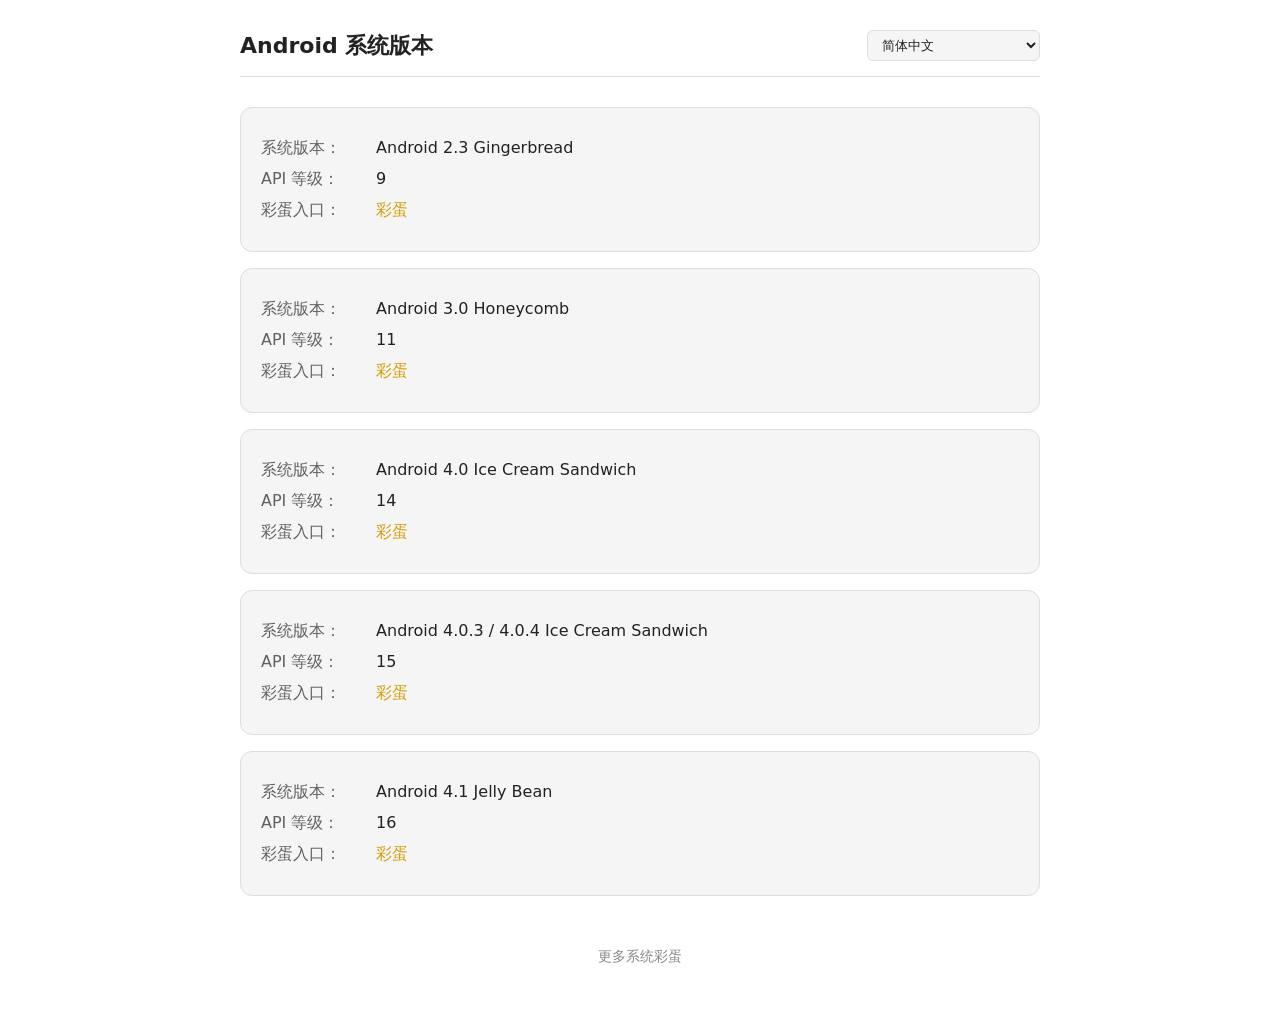
<file: egg/index.html>
<!DOCTYPE html>
<html lang="zh-CN">
<head>
<meta charset="UTF-8">
<meta name="viewport" content="width=device-width, initial-scale=1.0, maximum-scale=1.0, user-scalable=no">
<title>Android 系统版本</title>
<style>
:root {
  --bg: #ffffff;
  --text: #222222;
  --card-bg: #f5f5f5;
  --border: #dddddd;
  --link-color: #d39e00;
}
* {
  margin: 0;
  padding: 0;
  box-sizing: border-box;
  font-family: system-ui, sans-serif;
}
body {
  background-color: var(--bg);
  color: var(--text);
  min-height: 100vh;
  padding: 30px 20px;
}
.container {
  max-width: 800px;
  margin: 0 auto;
}
.top-bar {
  display:flex;
  justify-content: space-between;
  align-items: center;
  margin-bottom: 30px;
  padding-bottom: 15px;
  border-bottom: 1px solid var(--border);
}
h1 {
  font-size: 22px;
}
.lang-select {
  padding: 6px 10px;
  border-radius: 6px;
  background: var(--card-bg);
  color: var(--text);
  border: 1px solid var(--border);
}
.item-card {
  background: var(--card-bg);
  border-radius: 12px;
  padding: 20px;
  margin-bottom: 16px;
  border: 1px solid var(--border);
}
.info-row {
  margin: 10px 0;
}
.label {
  opacity: 0.7;
  min-width: 110px;
  display: inline-block;
}
.egg-icon {
  color: var(--link-color);
  text-decoration: none;
  cursor: pointer;
}
.egg-icon:hover {
  text-decoration: underline;
}
.bottom-more {
  margin-top: 50px;
  text-align: center;
  padding-bottom: 40px;
}
.bottom-more a {
  font-size: 14px;
  color: #888;
  text-decoration: none;
}
.bottom-more a:hover {
  color: var(--link-color);
}
.translate-tip {
  position: fixed;
  right: 20px;
  bottom: 15px;
  font-size: 12px;
  color: #666;
  user-select: none;
  pointer-events: none;
  display: none;
}
</style>
</head>
<body>
<div class="container">
  <div class="top-bar">
    <h1 data-i18n="title">Android 系统版本</h1>
    <select class="lang-select" id="langSelect">
      <option value="zh-CN">简体中文</option>
      <option value="zh-TW">繁體中文</option>
      <option value="de">Deutsch（德语）</option>
      <option value="es">Español（西班牙语）</option>
      <option value="fil">Filipino（菲律宾语）</option>
    </select>
  </div>

  <div class="item-card">
    <div class="info-row">
      <span class="label" data-i18n="version">系统版本：</span>
      <span>Android 2.3 Gingerbread</span>
    </div>
    <div class="info-row">
      <span class="label" data-i18n="api">API 等级：</span>
      <span>9</span>
    </div>
    <div class="info-row">
      <span class="label" data-i18n="entry">彩蛋入口：</span>
      <a class="egg-icon" href="2.3/index.html" target="_blank" data-i18n="eggText">彩蛋</a>
    </div>
  </div>

  <div class="item-card">
    <div class="info-row">
      <span class="label" data-i18n="version">系统版本：</span>
      <span>Android 3.0 Honeycomb</span>
    </div>
    <div class="info-row">
      <span class="label" data-i18n="api">API 等级：</span>
      <span>11</span>
    </div>
    <div class="info-row">
      <span class="label" data-i18n="entry">彩蛋入口：</span>
      <a class="egg-icon" href="3.0/index.html" target="_blank" data-i18n="eggText">彩蛋</a>
    </div>
  </div>

  <div class="item-card">
    <div class="info-row">
      <span class="label" data-i18n="version">系统版本：</span>
      <span>Android 4.0 Ice Cream Sandwich</span>
    </div>
    <div class="info-row">
      <span class="label" data-i18n="api">API 等级：</span>
      <span>14</span>
    </div>
    <div class="info-row">
      <span class="label" data-i18n="entry">彩蛋入口：</span>
      <a class="egg-icon" href="14/index.html" target="_blank" data-i18n="eggText">彩蛋</a>
    </div>
  </div>

  <div class="item-card">
    <div class="info-row">
      <span class="label" data-i18n="version">系统版本：</span>
      <span>Android 4.0.3 / 4.0.4 Ice Cream Sandwich</span>
    </div>
    <div class="info-row">
      <span class="label" data-i18n="api">API 等级：</span>
      <span>15</span>
    </div>
    <div class="info-row">
      <span class="label" data-i18n="entry">彩蛋入口：</span>
      <a class="egg-icon" href="15/index.html" target="_blank" data-i18n="eggText">彩蛋</a>
    </div>
  </div>

  <div class="item-card">
    <div class="info-row">
      <span class="label" data-i18n="version">系统版本：</span>
      <span>Android 4.1 Jelly Bean</span>
    </div>
    <div class="info-row">
      <span class="label" data-i18n="api">API 等级：</span>
      <span>16</span>
    </div>
    <div class="info-row">
      <span class="label" data-i18n="entry">彩蛋入口：</span>
      <a class="egg-icon" href="16/index.html" target="_blank" data-i18n="eggText">彩蛋</a>
    </div>
  </div>

  <div class="bottom-more">
    <a href="https://landroid.js.org/eggs/" target="_blank" data-i18n="moreEgg">更多系统彩蛋</a>
  </div>
</div>

<div class="translate-tip" id="translateTip"></div>
<script>
const langData = {
  "zh-CN": {
    title: "Android 系统版本",
    version: "系统版本：",
    api: "API 等级：",
    entry: "彩蛋入口：",
    eggText: "彩蛋",
    moreEgg: "更多系统彩蛋",
    showTip: false,
    tip: ""
  },
  "zh-TW": {
    title: "Android 系統版本",
    version: "系統版本：",
    api: "API 等級：",
    entry: "彩蛋入口：",
    eggText: "彩蛋",
    moreEgg: "更多系統彩蛋",
    showTip: true,
    tip: "由中國豆包AI翻譯"
  },
  "de": {
    title: "Android Systemversionen",
    version: "Systemversion:",
    api: "API-Stufe:",
    entry: "Easter-Egg-Zugang:",
    eggText: "Easter Egg",
    moreEgg: "Weitere System Easter Eggs",
    showTip: true,
    tip: "Übersetzt von chinesischer Doubao-KI"
  },
  "es": {
    title: "Versiones del sistema Android",
    version: "Versión del sistema:",
    api: "Nivel API:",
    entry: "Acceso al Easter Egg:",
    eggText: "Easter Egg",
    moreEgg: "Más Easter Eggs del sistema",
    showTip: true,
    tip: "Traducido por IA Doubao de China"
  },
  "fil": {
    title: "Mga Bersyon ng Android System",
    version: "Bersyon ng Sistema:",
    api: "Antas ng API:",
    entry: "Pagpasok sa Easter Egg:",
    eggText: "Easter Egg",
    moreEgg: "Higit pang mga Easter Egg ng sistema",
    showTip: true,
    tip: "Isinalin ng AI Doubao mula sa Tsina"
  }
};

const langSelect = document.getElementById('langSelect');
const tipDom = document.getElementById('translateTip');
let saveLang = localStorage.getItem('siteLang') || 'zh-CN';
langSelect.value = saveLang;

function setLanguage(lang) {
  const text = langData[lang];
  document.documentElement.lang = lang;

  document.querySelectorAll('[data-i18n]').forEach(el => {
    const key = el.getAttribute('data-i18n');
    el.innerText = text[key];
  });

  if(text.showTip){
    tipDom.style.display = 'block';
    tipDom.innerText = text.tip;
  }else{
    tipDom.style.display = 'none';
  }
}

setLanguage(saveLang);

langSelect.addEventListener('change', function(){
  const val = this.value;
  localStorage.setItem('siteLang', val);
  setLanguage(val);
});
</script>
</body>
</html>
</file>
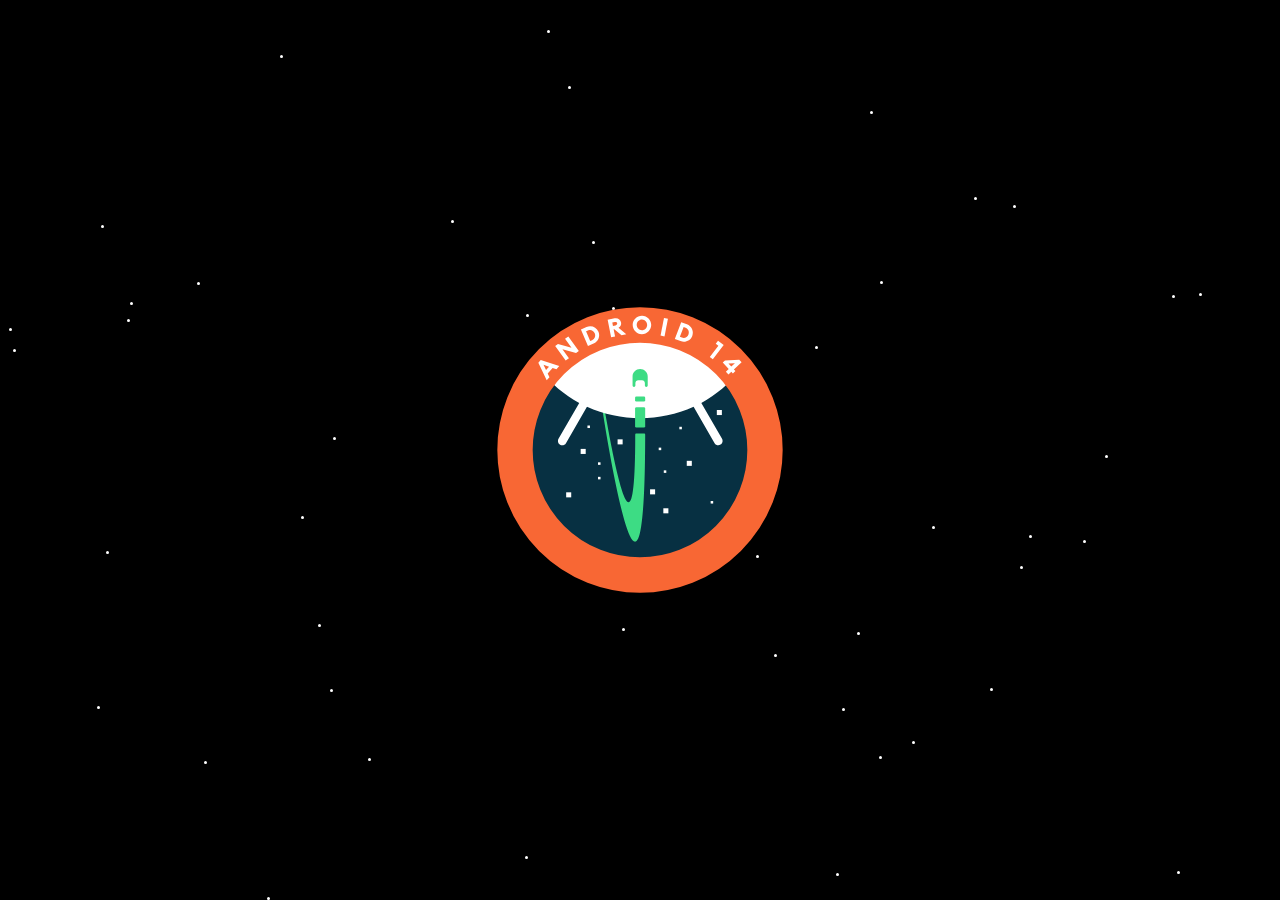
<file: egg/14/index.html>
<!DOCTYPE html>
<html lang="zh-CN">
<head>
<meta charset="UTF-8">
<meta name="viewport" content="width=device-width,initial-scale=1.0,user-scalable=no">
<title>Android 15 Easter Egg</title>
<link rel="stylesheet" href="style.css">
</head>
<body>
  <div id="stars"></div>
  <img id="egg" src="14.svg" alt="Android 15">
  <script src="script.js"></script>
</body>
</html>
</file>
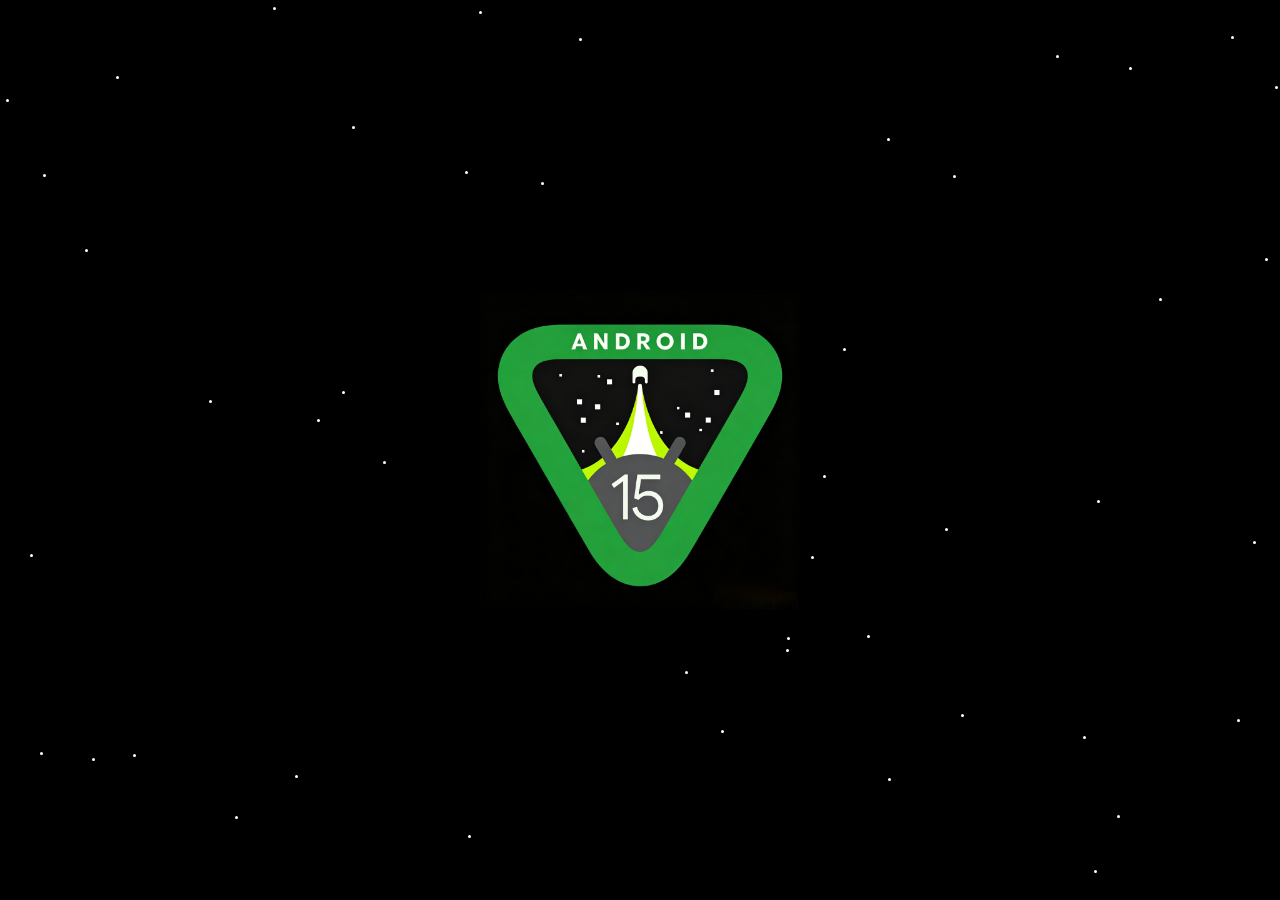
<file: egg/15/index.html>
<!DOCTYPE html>
<html lang="zh-CN">
<head>
<meta charset="UTF-8">
<meta name="viewport" content="width=device-width,initial-scale=1.0,user-scalable=no">
<title>Android 15 Easter Egg</title>
<link rel="stylesheet" href="style.css">
</head>
<body>
  <div id="stars"></div>
  <img id="egg" src="android15_platlogo.png" alt="Android 15">
  <script src="script.js"></script>
</body>
</html>
</file>
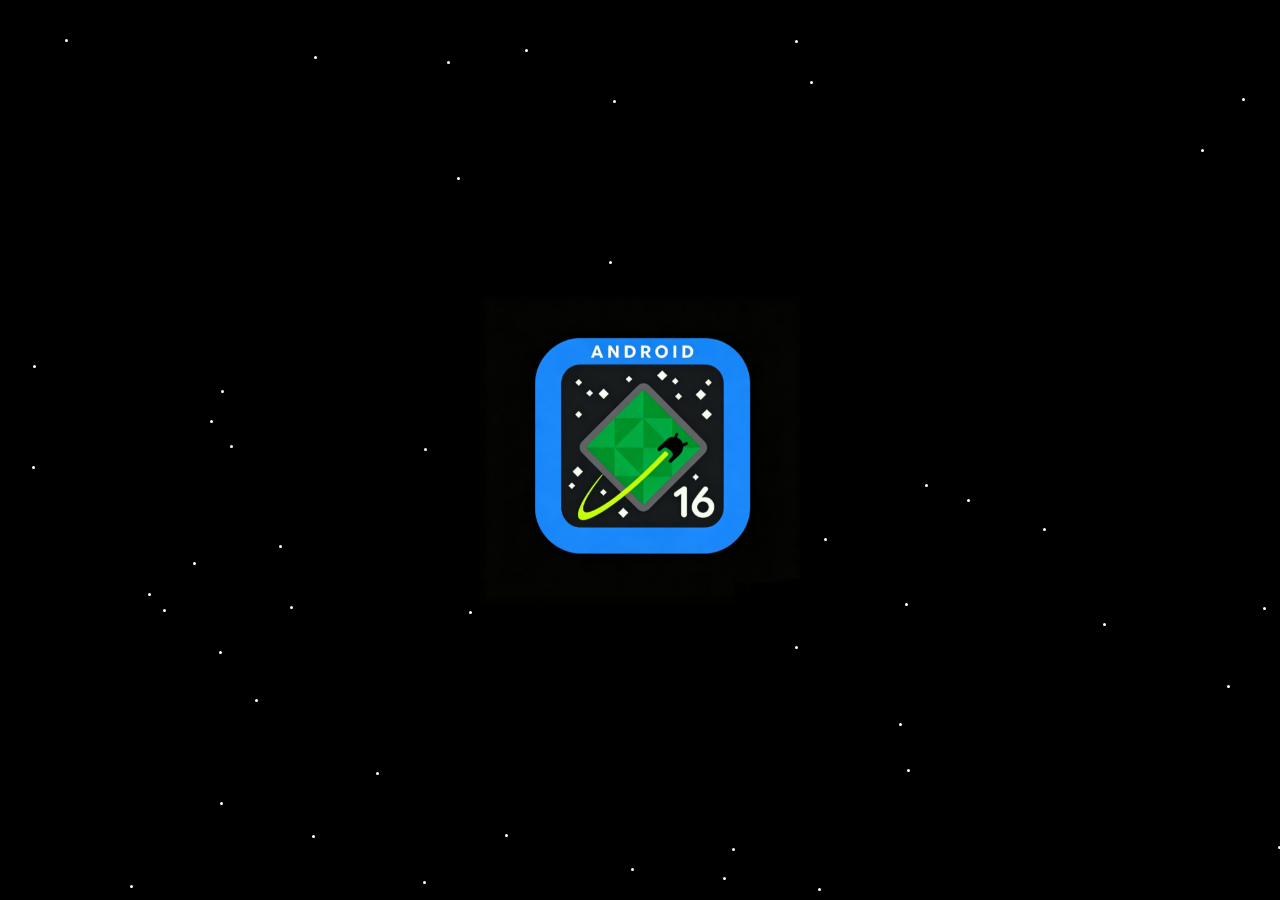
<file: egg/16/index.html>
<!DOCTYPE html>
<html lang="zh-CN">
<head>
<meta charset="UTF-8">
<meta name="viewport" content="width=device-width,initial-scale=1.0,user-scalable=no">
<title>Android 15 Easter Egg</title>
<link rel="stylesheet" href="style.css">
</head>
<body>
  <div id="stars"></div>
  <img id="egg" src="android16_platlogo.png" alt="Android 15">
  <script src="script.js"></script>
</body>
</html>
</file>
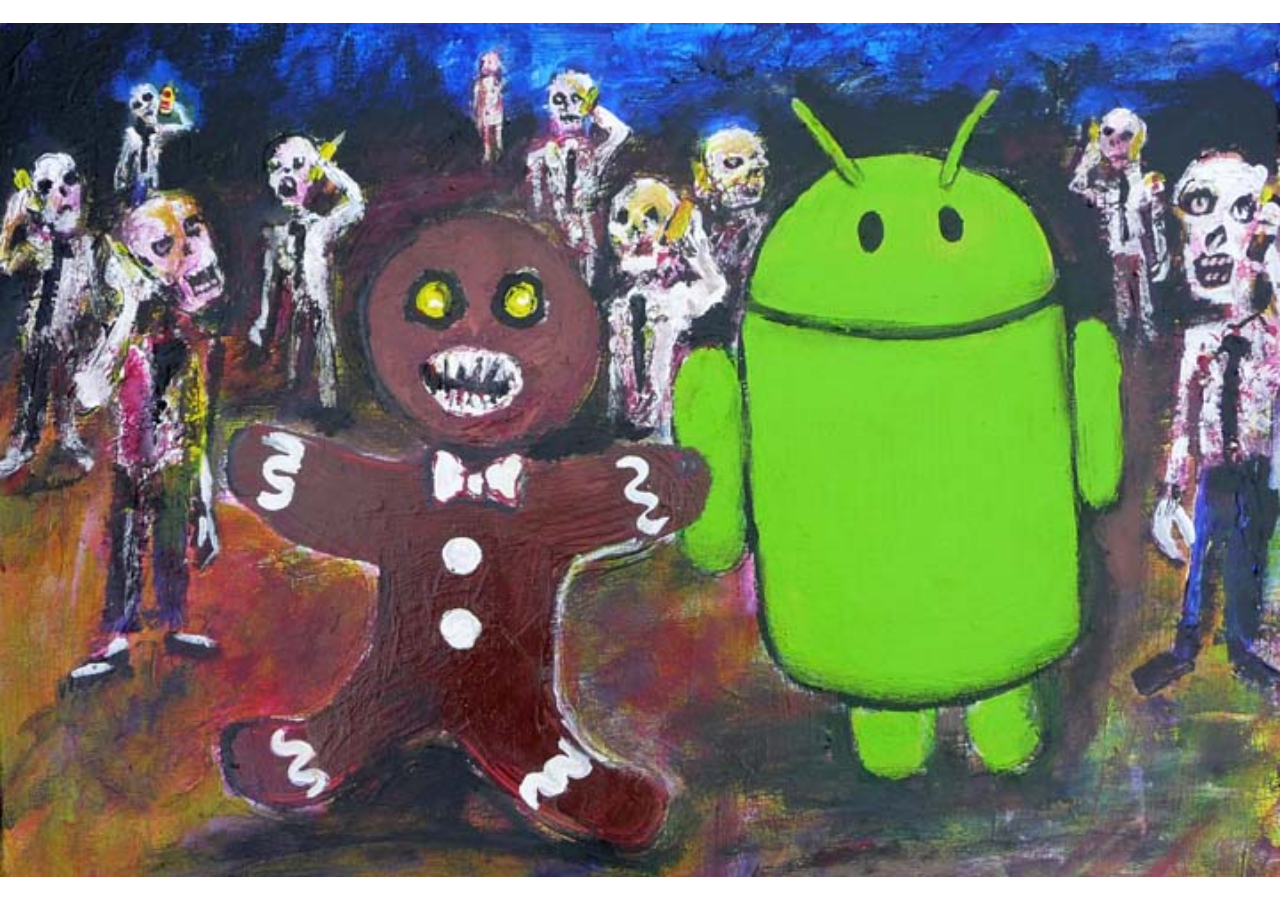
<file: egg/2.3/index.html>
<!DOCTYPE html>
<html lang="zh-CN">
<head>
<meta charset="UTF-8">
<meta name="viewport" content="width=device-width, initial-scale=1.0">
<title>2.3</title>
<style>
*{margin:0;padding:0;box-sizing:border-box}
body{
    background:#ffffff;
    min-height:100vh;
    display: flex;
    justify-content: center;
    align-items: center;
}
#showImg{
    width:100%;
    height:auto;
    cursor:pointer;
    display:block;
}

/* 安卓原生弹窗样式 */
.dialog-mask{
    position:fixed;
    top:0;
    left:0;
    width:100%;
    height:100%;
    background:rgba(0,0,0,0.4);
    display:none;
    justify-content:center;
    align-items:center;
    z-index:999;
}
.dialog-box{
    width:82%;
    max-width:320px;
    background:#fff;
    border-radius:12px;
    overflow:hidden;
    font-family:system-ui,-apple-system,sans-serif;
}
.dialog-text{
    padding:24px 24px 16px;
    font-size:16px;
    color:#212121;
}
.dialog-btn-wrap{
    display:flex;
    justify-content:flex-end;
    padding:0 12px 12px;
}
.dialog-btn{
    border:none;
    background:transparent;
    color:#0288d1;
    font-size:15px;
    padding:10px 16px;
    cursor:pointer;
    border-radius:8px;
}
.dialog-btn:active{
    background:#e8f5fd;
}
</style>
</head>
<body>
<img id="showImg" src="g_platlogo.jpg" alt="插画">

<!-- 安卓风格弹窗 -->
<div class="dialog-mask" id="mask">
    <div class="dialog-box">
        <div class="dialog-text">Zombie art by Jack Larson</div>
        <div class="dialog-btn-wrap">
            <button class="dialog-btn" id="closeBtn">确定</button>
        </div>
    </div>
</div>

<script>
const img = document.getElementById('showImg');
const mask = document.getElementById('mask');
const closeBtn = document.getElementById('closeBtn');

img.onclick = ()=>{
    mask.style.display = 'flex';
}
closeBtn.onclick = ()=>{
    mask.style.display = 'none';
}
mask.onclick = (e)=>{
    if(e.target === mask) mask.style.display = 'none';
}
</script>
</body>
</html>
</file>
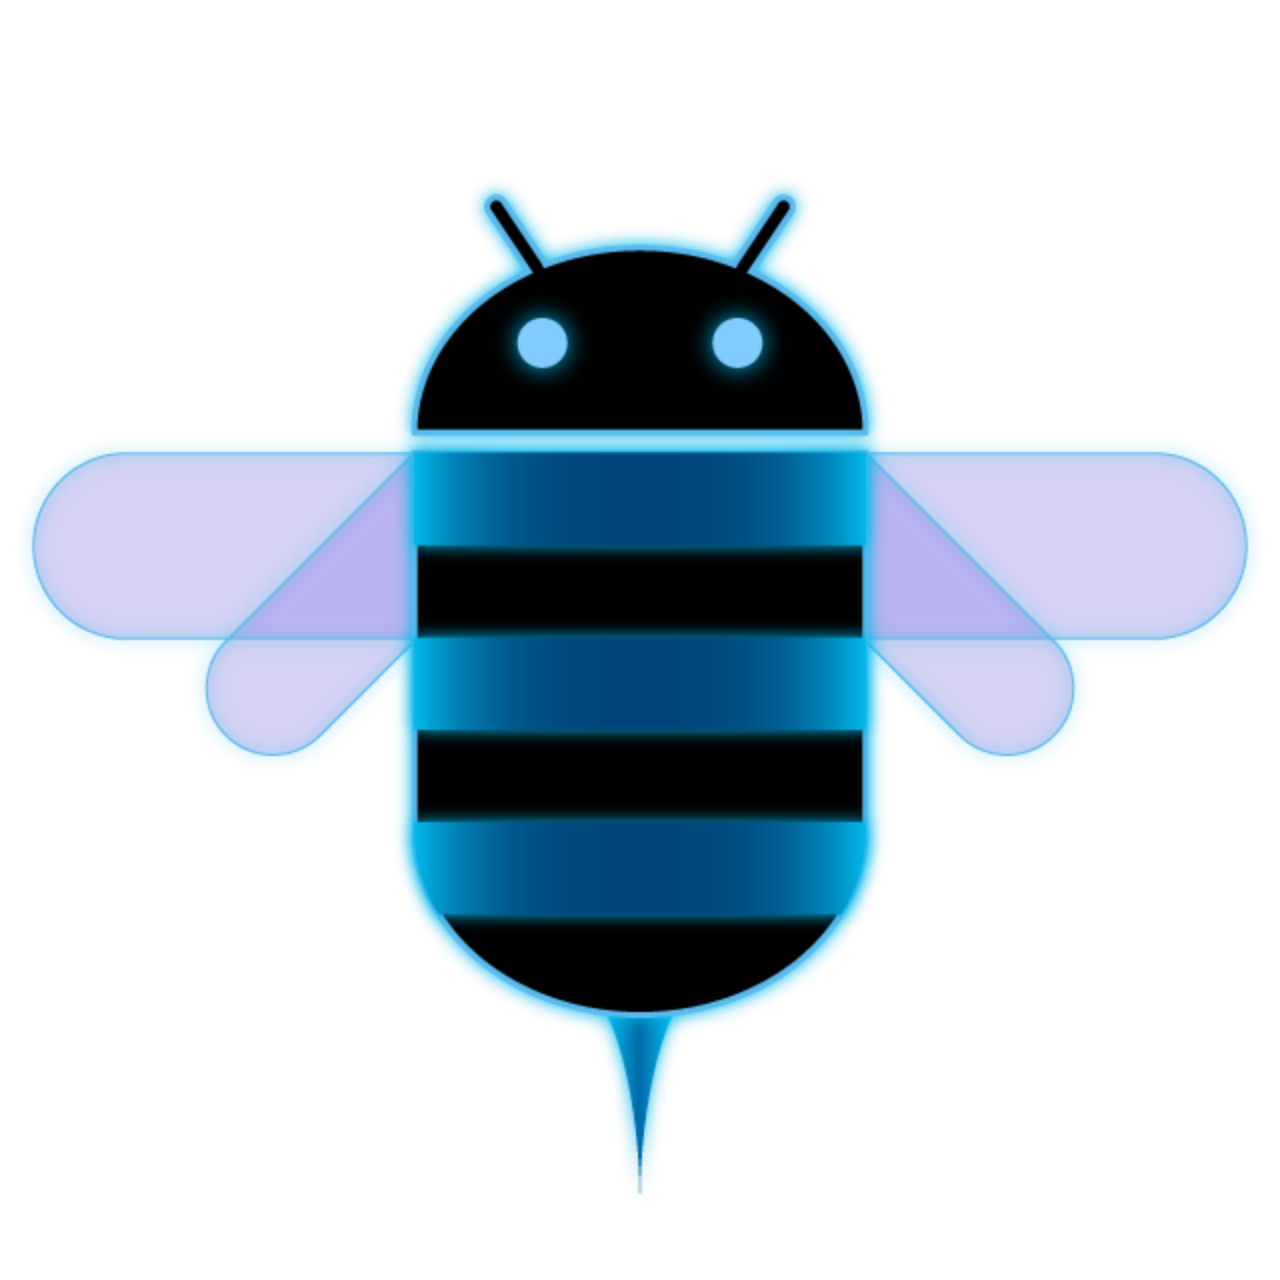
<file: egg/3.0/index.html>
<!DOCTYPE html>
<html lang="zh-CN">
<head>
<meta charset="UTF-8">
<meta name="viewport" content="width=device-width, initial-scale=1.0">
<title>2.3</title>
<style>
*{margin:0;padding:0;box-sizing:border-box}
body{
    background:#ffffff;
    min-height:100vh;
    display: flex;
    justify-content: center;
    align-items: center;
}
#showImg{
    width:100%;
    height:auto;
    cursor:pointer;
    display:block;
}

/* 安卓原生弹窗样式 */
.dialog-mask{
    position:fixed;
    top:0;
    left:0;
    width:100%;
    height:100%;
    background:rgba(0,0,0,0.4);
    display:none;
    justify-content:center;
    align-items:center;
    z-index:999;
}
.dialog-box{
    width:82%;
    max-width:320px;
    background:#fff;
    border-radius:12px;
    overflow:hidden;
    font-family:system-ui,-apple-system,sans-serif;
}
.dialog-text{
    padding:24px 24px 16px;
    font-size:16px;
    color:#212121;
}
.dialog-btn-wrap{
    display:flex;
    justify-content:flex-end;
    padding:0 12px 12px;
}
.dialog-btn{
    border:none;
    background:transparent;
    color:#0288d1;
    font-size:15px;
    padding:10px 16px;
    cursor:pointer;
    border-radius:8px;
}
.dialog-btn:active{
    background:#e8f5fd;
}
</style>
</head>
<body>
<img id="showImg" src="g_platlogo.webp" alt="插画">

<!-- 安卓风格弹窗 -->
<div class="dialog-mask" id="mask">
    <div class="dialog-box">
        <div class="dialog-text">REZZZZZZZ…</div>
        <div class="dialog-btn-wrap">
            <button class="dialog-btn" id="closeBtn">确定</button>
        </div>
    </div>
</div>

<script>
const img = document.getElementById('showImg');
const mask = document.getElementById('mask');
const closeBtn = document.getElementById('closeBtn');

img.onclick = ()=>{
    mask.style.display = 'flex';
}
closeBtn.onclick = ()=>{
    mask.style.display = 'none';
}
mask.onclick = (e)=>{
    if(e.target === mask) mask.style.display = 'none';
}
</script>
</body>
</html>
</file>
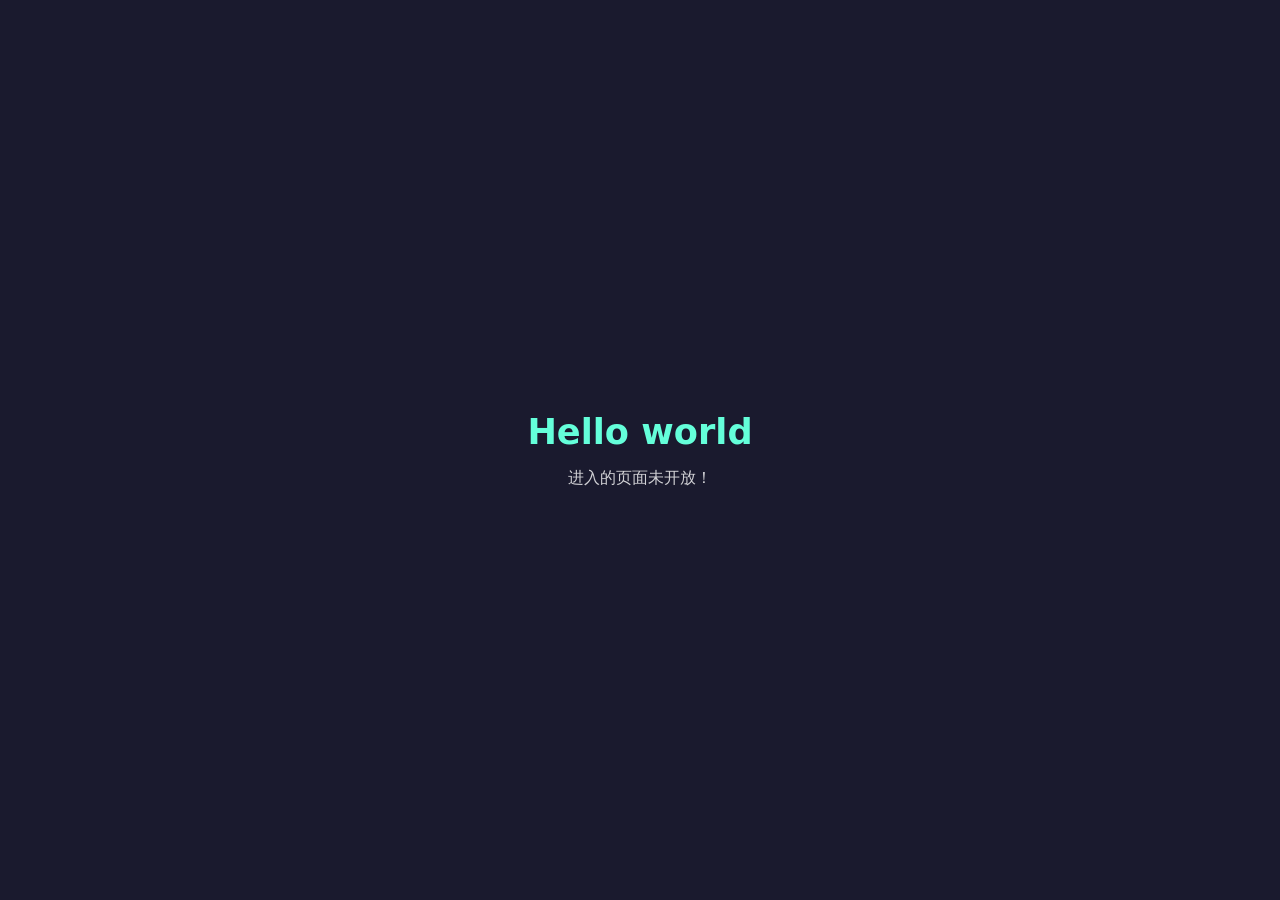
<file: egg/14/space.html>
<!DOCTYPE html>
<html lang="zh-CN">
<head>
<meta charset="UTF-8">
<meta name="viewport" content="width=device-width,initial-scale=1,maximum-scale=1,user-scalable=no">
<title>补丁</title>
<style>
*{margin:0;padding:0;box-sizing:border-box}
body{
  min-height:100vh;
  display:flex;
  flex-direction:column;
  align-items:center;
  justify-content:center;
  background:#1a1a2e;
  color:#fff;
  font-family:system-ui,-apple-system,sans-serif;
  gap:16px;
}
h1{font-size:2.2rem;color:#64ffda}
p{font-size:1rem;opacity:.8}
</style>
</head>
<body>
<h1>Hello world</h1>
<p>进入的页面未开放！</p>
</body>
</html>
</file>
<file: egg/14/style.css>
* {
  margin: 0; padding: 0; box-sizing: border-box;
  user-select: none; -webkit-user-select: none;
}
body {
  width: 100vw; height: 100vh;
  background: #000;
  overflow: hidden;
  display: flex;
  align-items: center;
  justify-content: center;
}
#stars {
  position: fixed; inset: 0; z-index: 0;
}
.star {
  position: absolute;
  width: 3px; height: 3px;
  background: #fff;
  border-radius: 50%;
  animation: twinkle 2s infinite alternate;
}
@keyframes twinkle {
  from { opacity: 0.2; }
  to { opacity: 1; }
}
#egg {
  position: relative;
  z-index: 1;
  width: min(70vw, 320px);
  cursor: pointer;
  transition: transform 0.25s ease; /* 用于拉伸动画 */
  transform-origin: center center;
}
#egg:active {
  transform: scale(0.95); /* 按下轻微缩小反馈 */
}
</file>
<file: egg/15/style.css>
* {
  margin: 0; padding: 0; box-sizing: border-box;
  user-select: none; -webkit-user-select: none;
}
body {
  width: 100vw; height: 100vh;
  background: #000;
  overflow: hidden;
  display: flex;
  align-items: center;
  justify-content: center;
}
#stars {
  position: fixed; inset: 0; z-index: 0;
}
.star {
  position: absolute;
  width: 3px; height: 3px;
  background: #fff;
  border-radius: 50%;
  animation: twinkle 2s infinite alternate;
}
@keyframes twinkle {
  from { opacity: 0.2; }
  to { opacity: 1; }
}
#egg {
  position: relative;
  z-index: 1;
  width: min(70vw, 320px);
  cursor: pointer;
  transition: transform 0.25s ease; /* 用于拉伸动画 */
  transform-origin: center center;
}
#egg:active {
  transform: scale(0.95); /* 按下轻微缩小反馈 */
}
</file>
<file: egg/16/style.css>
* {
  margin: 0; padding: 0; box-sizing: border-box;
  user-select: none; -webkit-user-select: none;
}
body {
  width: 100vw; height: 100vh;
  background: #000;
  overflow: hidden;
  display: flex;
  align-items: center;
  justify-content: center;
}
#stars {
  position: fixed; inset: 0; z-index: 0;
}
.star {
  position: absolute;
  width: 3px; height: 3px;
  background: #fff;
  border-radius: 50%;
  animation: twinkle 2s infinite alternate;
}
@keyframes twinkle {
  from { opacity: 0.2; }
  to { opacity: 1; }
}
#egg {
  position: relative;
  z-index: 1;
  width: min(70vw, 320px);
  cursor: pointer;
  transition: transform 0.25s ease; /* 用于拉伸动画 */
  transform-origin: center center;
}
#egg:active {
  transform: scale(0.95); /* 按下轻微缩小反馈 */
}
</file>
